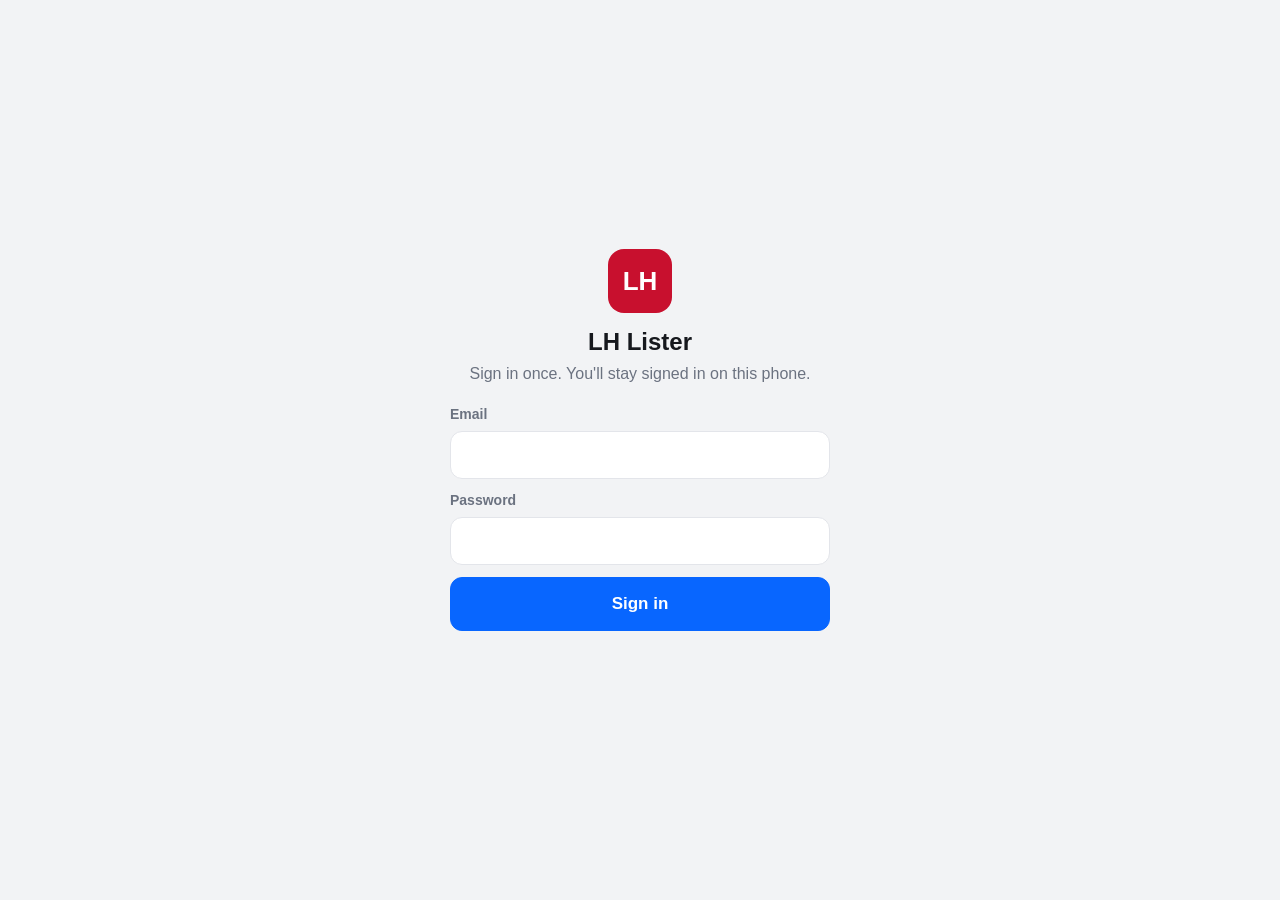
<file: docs/index.html>
<!doctype html>
<html lang="en">
<head>
  <meta charset="utf-8">
  <meta name="viewport" content="width=device-width, initial-scale=1, minimum-scale=1, maximum-scale=1, user-scalable=no, viewport-fit=cover">
  <title>LH Lister</title>
  <meta name="theme-color" content="#c8102e">
  <meta name="apple-mobile-web-app-capable" content="yes">
  <meta name="mobile-web-app-capable" content="yes">
  <meta name="apple-mobile-web-app-status-bar-style" content="black-translucent">
  <meta name="apple-mobile-web-app-title" content="LH Lister">
  <link rel="apple-touch-icon" href="icons/icon-180.png">
  <link rel="icon" href="icons/icon-192.png">
  <link rel="manifest" href="manifest.webmanifest">
  <link rel="stylesheet" href="phone.css">
</head>
<body>
  <!-- Sign in -->
  <section id="login" class="screen" hidden>
    <!-- A real login form, so iPhone offers to save the password in Passwords/iCloud Keychain. -->
    <form class="login-card" id="loginForm" method="post" action="#" autocomplete="on">
      <div class="mark">LH</div>
      <h1>LH Lister</h1>
      <p class="muted">Sign in once. You'll stay signed in on this phone.</p>
      <p id="homeScreenTip" class="tip" hidden>Tip: add this to your Home Screen first (Share → <b>Add to Home Screen</b>), then open it from there and sign in. iPhone keeps the Home Screen app separate from Safari, so signing in here won't carry over.</p>
      <div id="setupFields" hidden>
        <label>Supabase project URL<input id="cfgUrl" type="url" placeholder="https://xxxx.supabase.co" autocapitalize="off"></label>
        <label>Publishable key<input id="cfgKey" type="text" placeholder="sb_publishable_..." autocapitalize="off"></label>
      </div>
      <label>Email<input id="email" name="email" type="email" autocomplete="username" autocapitalize="off" autocorrect="off" spellcheck="false" required></label>
      <label>Password<input id="password" name="password" type="password" autocomplete="current-password" required></label>
      <button id="signInBtn" type="submit" class="primary big">Sign in</button>
      <p id="loginMsg" class="msg"></p>
    </form>
  </section>

  <!-- Main -->
  <section id="main" class="screen" hidden>
    <header class="bar">
      <div>
        <h1>Inventory</h1>
        <p id="pcStatus" class="pc"><span class="dot"></span><span class="txt">Checking your PC…</span></p>
      </div>
      <div class="bar-actions">
        <button id="addCarBtn" class="icon" aria-label="Add a car by link">＋</button>
        <button id="refreshBtn" class="icon" aria-label="Refresh">⟳</button>
        <button id="menuBtn" class="icon" aria-label="More">⋯</button>
      </div>
    </header>
    <div id="statusBar" class="statusbar" hidden></div>
    <div class="stats" id="stats"></div>
    <div class="switch-row">
      <label class="switch"><input type="checkbox" id="swAutoPost"><span class="slider"></span><span><b>Auto post</b><small>Publish right after a car is imported</small></span></label>
      <label class="switch"><input type="checkbox" id="swAutoRenew"><span class="slider"></span><span><b>Auto renew</b><small>Renew ready listings once a day</small></span></label>
    </div>
    <p id="switchNote" class="muted small switch-note" hidden></p>
    <div class="filters">
      <div class="chips" id="chips">
        <button data-f="all" class="chip active">All</button>
        <button data-f="notposted" class="chip">Not posted</button>
        <button data-f="Active" class="chip">Active</button>
        <button data-f="Pending" class="chip">Pending</button>
        <button data-f="Sold" class="chip">Sold</button>
      </div>
      <div class="search-row">
        <input id="search" type="search" placeholder="Search year, make, model">
        <select id="sort" aria-label="Sort"></select>
      </div>
    </div>
    <div id="grid" class="grid"></div>
    <p id="empty" class="muted center" hidden>No cars yet. Import one on the PC, or tap ＋ to add one by link.</p>
    <div id="activity" class="activity"></div>
  </section>

  <!-- Car details (bottom sheet) -->
  <div id="sheet" class="sheet" hidden>
    <div class="sheet-card" role="dialog" aria-modal="true" aria-labelledby="dTitle">
      <div class="grab"></div>
      <button id="closeSheet" class="icon close" aria-label="Close">✕</button>
      <div id="dPhotos" class="photos"></div>
      <div class="photo-actions">
        <label class="btn secondary"><input id="addPhotos" type="file" accept="image/*" multiple hidden>Add photos</label>
        <button id="editPhotosBtn" class="secondary">Edit photos</button>
      </div>
      <div id="photoEditor" class="photo-editor" hidden>
        <p class="muted small">Tap a photo to show or hide it. ◀ moves it earlier, ★ makes it the first photo. Facebook uses the first 20 shown.</p>
        <div id="peGrid" class="pe-grid"></div>
        <div class="pe-actions"><button id="peCancel" class="link">Cancel</button><button id="peSave" class="primary">Save order</button></div>
      </div>
      <div class="photo-msg-row">
        <span id="photoMsg" class="muted small"></span>
      </div>
      <h2 id="dTitle"></h2>
      <p id="dMeta" class="muted"></p>
      <div class="price-row">
        <span id="dPrice" class="price"></span>
        <button id="dPriceBtn" class="link">Change price</button>
      </div>
      <div id="dPriceEdit" class="price-edit" hidden>
        <span>$</span><input id="dPriceInput" type="number" inputmode="numeric" min="0">
        <button id="dPriceSave" class="primary">Save</button>
        <button id="dPriceCancel" class="link">Cancel</button>
      </div>
      <div id="dFixes" class="d-groups d-fixes" hidden></div>
      <div id="dGroups" class="d-groups" hidden></div>
      <div id="dActions" class="actions"></div>
      <div id="dRequests" class="requests"></div>
      <div id="dDetails" class="details" hidden>
        <h3>Listing details</h3>
        <div id="dGrid" class="dgrid"></div>
        <label class="check-row"><input type="checkbox" data-f="cleanTitle"> This vehicle has a clean title</label>
        <button id="dDetailsSave" class="secondary">Save details</button>
      </div>
      <div id="dNotesBox">
        <label class="field">Things to mention in the description
          <textarea id="dNotes" rows="2" placeholder="e.g. new timing belt done, no smoke, no pets"></textarea>
        </label>
        <label class="field">CARFAX link (optional, if it's not on the dealer page)
          <input id="dCarfax" type="url" inputmode="url" autocomplete="off" placeholder="Paste from CARFAX or your work app">
        </label>
        <button id="dNotesGo" class="secondary">Save and rewrite description</button>
      </div>
      <div id="dDescBox">
        <h3>Description</h3>
        <textarea id="dDesc" rows="7"></textarea>
        <button id="dDescSave" class="secondary">Save description</button>
        <button id="dDescFb" class="secondary" hidden>Save and update on Facebook</button>
      </div>
    </div>
  </div>

  <!-- Add a car: link + your own photos -->
  <div id="addSheet" class="sheet" hidden>
    <div class="sheet-card small-card" role="dialog" aria-modal="true" aria-labelledby="addTitle">
      <div class="grab"></div>
      <button id="closeAdd" class="icon close" aria-label="Close">✕</button>
      <h2 id="addTitle">Add a car</h2>
      <label class="field" id="addUrlField">Link from lynnwoodhonda.com
        <input id="addUrl" type="url" inputmode="url" autocomplete="off" placeholder="https://www.lynnwoodhonda.com/viewdetails/...">
      </label>
      <button id="addManualToggle" type="button" class="link small">Not on the website yet? Add it with the VIN</button>
      <div id="addManual" hidden>
        <label class="field">VIN
          <input id="mVin" autocomplete="off" autocapitalize="characters" maxlength="20" placeholder="17 characters" style="text-transform:uppercase">
        </label>
        <p id="mVinMsg" class="muted small"></p>
        <div class="mgrid">
          <label class="field">Year<input id="mYear" inputmode="numeric"></label>
          <label class="field">Make<input id="mMake"></label>
          <label class="field">Model<input id="mModel"></label>
          <label class="field">Trim<input id="mTrim"></label>
          <label class="field">Miles<input id="mMiles" inputmode="numeric"></label>
          <label class="field">Price<input id="mPrice" inputmode="numeric"></label>
        </div>
      </div>
      <label class="field">CARFAX link (optional)
        <input id="addCarfax" type="url" inputmode="url" autocomplete="off" placeholder="Paste from CARFAX or your work app">
      </label>
      <label class="field">Things to mention (optional)
        <textarea id="addNotes" rows="2" placeholder="e.g. new timing belt done, no smoke, no pets"></textarea>
      </label>
      <label class="btn secondary big"><input id="addCarPhotos" type="file" accept="image/*" multiple hidden><span id="addPhotosLbl">Add your photos (optional)</span></label>
      <div id="addThumbs" class="add-thumbs"></div>
      <label class="check-row" id="onlyMineRow" hidden><input id="onlyMine" type="checkbox" checked> Use only my photos (skip the dealer's)</label>
      <p class="muted small">If the dealer site only has the generic catalog picture, it's replaced by your photos automatically.</p>
      <p id="addMsg" class="muted small"></p>
      <button id="addGo" class="primary big">Import</button>
    </div>
  </div>

  <!-- Pick groups for a post -->
  <div id="groupSheet" class="sheet" hidden>
    <div class="sheet-card small-card" role="dialog" aria-modal="true" aria-labelledby="gTitle">
      <div class="grab"></div>
      <button id="closeGroups" class="icon close" aria-label="Close">✕</button>
      <h2 id="gTitle">List in groups</h2>
      <p class="muted small">Up to 20 per post. 3 to 5 local car buy/sell groups is safer than many.</p>
      <input id="gFilter" type="search" placeholder="Filter groups">
      <div id="gList" class="g-list"></div>
      <label class="check-row"><input id="gSave" type="checkbox"> Make these my default groups</label>
      <p id="gMsg" class="muted small"></p>
      <button id="gGo" class="primary big">Post</button>
    </div>
  </div>

  <!-- Menu -->
  <div id="menu" class="sheet" hidden>
    <div class="sheet-card small-card">
      <div class="grab"></div>
      <p id="whoAmI" class="muted"></p>
      <button id="syncFbBtn" class="secondary big">Ask PC to sync with Facebook</button>
      <button id="renewBtn" class="secondary big">Ask PC to renew listings</button>
      <button id="groupsAllBtn" class="secondary big">List all active posts in groups</button>
      <button id="installHelpBtn" class="secondary big">How to add to Home Screen</button>
      <button id="signOutBtn" class="link big">Sign out</button>
      <p id="installHelp" class="muted small" hidden>In Safari, tap the Share button (square with an arrow), then <b>Add to Home Screen</b>. It opens like an app after that.</p>
    </div>
  </div>

  <div id="toast" class="toast" hidden></div>

  <script src="config.js"></script>
  <script src="shared.js"></script>
  <script src="cloud.js"></script>
  <script src="phone.js"></script>
</body>
</html>
</file>
<file: docs/phone.css>
:root {
  --bg: #f2f3f5; --card: #fff; --text: #16181d; --muted: #6b7280; --line: #e3e5ea;
  --accent: #c8102e; --fb: #0866ff; --ok: #1a7f37; --warn: #b45309; --radius: 14px;
  --safe-top: env(safe-area-inset-top, 0px); --safe-bottom: env(safe-area-inset-bottom, 0px);
}
@media (prefers-color-scheme: dark) {
  :root { --bg: #0f1114; --card: #1b1e24; --text: #eceef2; --muted: #9aa1ad; --line: #2c3038; }
}
* { box-sizing: border-box; -webkit-tap-highlight-color: transparent; }
/* Fixed size like a native app: no pinch or double tap zoom, no text resizing on rotate. */
html { -webkit-text-size-adjust: 100%; text-size-adjust: 100%; touch-action: pan-x pan-y; }
body { touch-action: pan-x pan-y; overscroll-behavior: none; }
button, .btn, .card, .chip, a, label { touch-action: manipulation; }
/* iPhone zooms into any text box under 16px when tapped; keep every field at 16px or more. */
input, textarea, select { font-size: max(16px, 1em) !important; }
html, body { margin: 0; background: var(--bg); color: var(--text); font: 16px/1.4 -apple-system, BlinkMacSystemFont, "SF Pro Text", "Segoe UI", sans-serif; }
body.noscroll { overflow: hidden; }
h1, h2, h3 { margin: 0; }
.muted { color: var(--muted); }
.small { font-size: 13px; }
.center { text-align: center; padding: 30px 16px; }
[hidden] { display: none !important; }

button, .btn { font: inherit; border-radius: 12px; padding: 11px 16px; border: 1px solid var(--line); background: var(--card); color: var(--text); cursor: pointer; display: inline-flex; align-items: center; justify-content: center; gap: 6px; }
button:disabled { opacity: .5; }
.primary { background: var(--fb); border-color: var(--fb); color: #fff; font-weight: 600; }
.secondary { background: var(--card); }
.danger { color: var(--accent); background: transparent; border-color: transparent; }
.link { border: 0; background: none; color: var(--fb); padding: 6px 4px; }
.big { width: 100%; padding: 14px; font-size: 17px; }
.icon { width: 40px; height: 40px; padding: 0; border-radius: 50%; font-size: 20px; }
input, textarea { font: inherit; font-size: 16px; color: var(--text); background: var(--card); border: 1px solid var(--line); border-radius: 12px; padding: 12px; width: 100%; }
label { display: flex; flex-direction: column; gap: 6px; font-size: 14px; font-weight: 600; color: var(--muted); margin-bottom: 12px; }

/* sign in */
#login { min-height: 100vh; display: grid; place-items: center; padding: calc(24px + var(--safe-top)) 20px 24px; }
.login-card { width: 100%; max-width: 380px; text-align: center; }
.login-card label { text-align: left; }
.mark { width: 64px; height: 64px; border-radius: 16px; background: var(--accent); color: #fff; font-weight: 800; font-size: 26px; display: grid; place-items: center; margin: 0 auto 12px; }
.login-card h1 { margin-bottom: 4px; }
.login-card p { margin: 0 0 20px; }
.msg { margin-top: 12px !important; color: var(--muted); }
.tip { text-align: left; font-size: 14px; background: color-mix(in srgb, var(--fb) 10%, var(--card)); border-radius: 12px; padding: 10px 12px; margin: 0 0 16px !important; }

/* main */
.bar { position: sticky; top: 0; z-index: 5; display: flex; justify-content: space-between; align-items: center; padding: calc(10px + var(--safe-top)) 16px 10px; background: color-mix(in srgb, var(--bg) 88%, transparent); backdrop-filter: blur(12px); -webkit-backdrop-filter: blur(12px); }
.bar h1 { font-size: 28px; }
.bar-actions { display: flex; gap: 6px; }
.pc { margin: 2px 0 0; font-size: 13px; color: var(--muted); display: flex; align-items: center; gap: 6px; }
.pc .dot { width: 8px; height: 8px; border-radius: 50%; background: #9ca3af; }
.pc.on .dot { background: var(--ok); }
.spin { animation: spin 1s linear infinite; }
@keyframes spin { to { transform: rotate(360deg); } }
.stats { display: grid; grid-template-columns: repeat(4, 1fr); gap: 8px; padding: 4px 16px 10px; }
.stat { background: var(--card); border-radius: 12px; padding: 10px; text-align: center; }
.stat b { display: block; font-size: 22px; }
.stat span { font-size: 11px; color: var(--muted); }
.filters { padding: 0 16px 10px; display: flex; flex-direction: column; gap: 8px; }
.chips { display: flex; gap: 6px; overflow-x: auto; scrollbar-width: none; }
.chips::-webkit-scrollbar { display: none; }
.chip { flex: none; border-radius: 999px; padding: 7px 14px; font-size: 14px; font-weight: 600; }
.chip.active { background: var(--text); color: var(--card); border-color: var(--text); }
.grid { display: grid; grid-template-columns: repeat(auto-fill, minmax(160px, 1fr)); gap: 10px; padding: 0 16px; }
.card { display: flex; flex-direction: column; align-items: stretch; padding: 0; overflow: hidden; text-align: left; border: 0; border-radius: var(--radius); box-shadow: 0 1px 2px rgba(0,0,0,.06); }
.card .img { position: relative; aspect-ratio: 4 / 3; background: var(--line); }
.card img { width: 100%; height: 100%; object-fit: cover; display: block; }
.badge { position: absolute; top: 6px; left: 6px; padding: 2px 8px; border-radius: 999px; font-size: 11px; font-weight: 700; color: #fff; background: #6b7280; }
.st-active { background: var(--ok); } .st-pending { background: var(--warn); } .st-sold { background: #374151; } .st-notposted { background: var(--fb); }
.busy { position: absolute; bottom: 6px; left: 6px; right: 6px; padding: 3px 6px; border-radius: 8px; font-size: 11px; font-weight: 700; background: rgba(0,0,0,.65); color: #fff; text-align: center; }
.card .info { padding: 8px 10px 10px; display: flex; flex-direction: column; gap: 2px; }
.card .t { font-size: 14px; line-height: 1.25; }
.card .p { font-size: 17px; font-weight: 800; }
.card .m { font-size: 12px; }
.activity { padding: 18px 16px calc(24px + var(--safe-bottom)); }
.activity h3 { font-size: 15px; margin-bottom: 8px; }
.req { background: var(--card); border-radius: 12px; padding: 10px 12px; margin-bottom: 6px; display: flex; flex-direction: column; gap: 2px; border-left: 4px solid #9ca3af; }
.req b { font-size: 14px; } .req span { font-size: 13px; color: var(--muted); }
.req.st-done { border-left-color: var(--ok); } .req.st-failed { border-left-color: var(--accent); } .req.st-running { border-left-color: var(--fb); }

/* bottom sheet */
.sheet { position: fixed; inset: 0; z-index: 20; background: rgba(0,0,0,.4); display: flex; align-items: flex-end; }
.sheet-card { position: relative; width: 100%; max-height: 92vh; overflow-y: auto; background: var(--bg); border-radius: 18px 18px 0 0; padding: 10px 16px calc(20px + var(--safe-bottom)); animation: up .2s ease-out; }
.small-card { display: flex; flex-direction: column; gap: 10px; }
@keyframes up { from { transform: translateY(40px); opacity: .5; } }
.grab { width: 40px; height: 5px; border-radius: 3px; background: var(--line); margin: 0 auto 10px; }
.close { position: absolute; top: 8px; right: 10px; font-size: 16px; }
.photos { display: flex; gap: 8px; overflow-x: auto; scroll-snap-type: x mandatory; margin: 8px -16px 8px; padding: 0 16px; }
.photos .ph-frame { flex: none; width: 82%; aspect-ratio: 4 / 3; border-radius: 12px; overflow: hidden; scroll-snap-align: center; background: var(--line); }
.photos .ph-frame img { width: 100%; height: 100%; object-fit: cover; display: block; }
.photo-actions { display: flex; align-items: center; gap: 10px; margin-bottom: 12px; }
#dTitle { font-size: 21px; line-height: 1.25; }
#dMeta { margin: 4px 0 8px; font-size: 14px; }
.price-row { display: flex; align-items: baseline; justify-content: space-between; }
.price { font-size: 28px; font-weight: 800; }
.price-edit { display: flex; align-items: center; gap: 8px; margin: 6px 0; }
.price-edit input { flex: 1; }
.actions { display: flex; flex-wrap: wrap; gap: 8px; margin: 12px 0; }
.actions .primary { flex: 1 1 100%; padding: 14px; }
.requests { margin-bottom: 12px; }
#dDescBox h3 { font-size: 15px; margin: 8px 0 6px; }
#dDescBox textarea { margin-bottom: 8px; }
.toast { position: fixed; left: 16px; right: 16px; bottom: calc(18px + var(--safe-bottom)); z-index: 30; background: #111827; color: #fff; padding: 12px 14px; border-radius: 12px; font-size: 15px; box-shadow: 0 8px 24px rgba(0,0,0,.25); }

/* photo editor */
.photo-msg-row { margin: -4px 0 10px; }
.photo-editor { background: var(--card); border-radius: 14px; padding: 10px; margin-bottom: 12px; }
.photo-editor p { margin: 0 0 8px; }
.pe-grid { display: grid; grid-template-columns: repeat(2, 1fr); gap: 10px; }
.pe { display: flex; flex-direction: column; border-radius: 12px; overflow: hidden; background: var(--bg); outline: 2px solid transparent; }
.pe.on { outline-color: var(--fb); }
.pe.over { outline-color: var(--warn); }
.pe-img { position: relative; aspect-ratio: 4 / 3; background: var(--line); }
.pe:not(.on) .pe-img img { opacity: .35; filter: grayscale(.7); }
.pe img { width: 100%; height: 100%; object-fit: cover; display: block; }
.pe-n { position: absolute; top: 6px; left: 6px; min-width: 22px; padding: 0 6px; border-radius: 999px; background: var(--fb); color: #fff; font-size: 12px; font-weight: 700; line-height: 22px; text-align: center; }
.pe:not(.on) .pe-n { background: #6b7280; }
.pe-btns { display: flex; }
.pe-btns button { flex: 1; height: 40px; padding: 0; border: 0; border-radius: 0; border-top: 1px solid var(--line); background: var(--card); color: var(--text); font-size: 15px; }
.pe-btns button + button { border-left: 1px solid var(--line); }
.pe-btns .pe-del { color: var(--accent); }
.pe-actions { display: flex; justify-content: flex-end; gap: 8px; margin-top: 10px; }
.actions .wide { flex: 1 1 100%; }

/* live status */
.statusbar { margin: 0 16px 10px; background: var(--card); border-radius: 14px; padding: 4px 12px; box-shadow: 0 1px 2px rgba(0,0,0,.06); }
.srow { display: flex; gap: 10px; align-items: flex-start; padding: 8px 0; }
.srow + .srow { border-top: 1px solid var(--line); }
.sicon { width: 20px; flex: none; text-align: center; font-weight: 800; padding-top: 1px; }
.srow.st-done .sicon { color: var(--ok); }
.srow.st-failed .sicon { color: var(--accent); }
.stext { display: flex; flex-direction: column; font-size: 14px; min-width: 0; }
.stext b { font-size: 14px; }
.stext span { color: var(--muted); font-size: 13px; }
.spinner { display: inline-block; width: 14px; height: 14px; border: 2px solid var(--line); border-top-color: var(--fb); border-radius: 50%; animation: spin .8s linear infinite; }
/* switches */
.switch-row { display: grid; grid-template-columns: 1fr 1fr; gap: 8px; padding: 0 16px 10px; }
.switch { display: flex; align-items: center; gap: 10px; margin: 0; padding: 10px 12px; background: var(--card); border-radius: 12px; color: var(--text); font-weight: 400; flex-direction: row; position: relative; }
.switch input { position: absolute; opacity: 0; pointer-events: none; }
.switch .slider { flex: none; width: 44px; height: 26px; border-radius: 999px; background: var(--line); position: relative; transition: background .15s; }
.switch .slider::after { content: ""; position: absolute; top: 3px; left: 3px; width: 20px; height: 20px; border-radius: 50%; background: #fff; box-shadow: 0 1px 2px rgba(0,0,0,.3); transition: transform .15s; }
.switch input:checked + .slider { background: var(--ok); }
.switch input:checked + .slider::after { transform: translateX(18px); }
.switch b { display: block; font-size: 14px; }
.switch small { display: block; font-size: 11px; color: var(--muted); line-height: 1.25; }
.switch-note { margin: -4px 16px 10px; }
.card .busy[hidden] { display: none; }

/* frames clip the zoomed photo so the dealer banner stays hidden */
.card .img, .pe-img { overflow: hidden; }

.srow .sacts { margin-left: auto; display: flex; gap: 6px; flex-shrink: 0; align-self: center; }
.srow .sbtn { font: inherit; font-size: 14px; padding: 6px 12px; border-radius: 999px; border: 1px solid var(--line); background: transparent; color: var(--text); }
.srow .sbtn:disabled { opacity: .5; }

.field { display: flex; flex-direction: column; gap: 6px; font-size: 15px; margin: 8px 0 12px; }
.field input { width: 100%; }
.add-thumbs { display: grid; grid-template-columns: repeat(4, 1fr); gap: 6px; margin: 10px 0; }
.add-thumb { position: relative; aspect-ratio: 1; border-radius: 10px; overflow: hidden; background: var(--line); }
.add-thumb img { width: 100%; height: 100%; object-fit: cover; display: block; }
.add-thumb button { position: absolute; top: 4px; right: 4px; padding: 2px 7px; font-size: 13px; border-radius: 999px; background: rgba(0,0,0,.6); color: #fff; border: 0; }
.check-row { display: flex; gap: 8px; align-items: center; font-size: 15px; margin: 6px 0; }
#addSheet .big { width: 100%; margin-top: 6px; }
#addSheet .check-row { flex-direction: row; justify-content: flex-start; text-align: left; color: var(--text); }
#addSheet .check-row input { width: 22px; height: 22px; flex: none; margin: 0; }
#addSheet .field { color: var(--text); }

.details { margin: 14px 0; }
.dgrid { display: grid; grid-template-columns: 1fr 1fr; gap: 10px; margin: 8px 0 10px; }
.dfield { display: flex; flex-direction: column; gap: 4px; font-size: 13px; color: var(--muted); min-width: 0; }
.dfield.wide { grid-column: 1 / -1; }
.dfield input, .dfield select { width: 100%; font-size: 16px; padding: 10px; border-radius: 10px; border: 1px solid var(--line); background: var(--card); color: var(--text); }
.details .check-row { color: var(--text); flex-direction: row; justify-content: flex-start; text-align: left; }
.details .check-row input { width: 22px; height: 22px; flex: none; margin: 0; }
.posted-banner { position: fixed; left: 12px; right: 12px; top: calc(env(safe-area-inset-top, 0px) + 10px); z-index: 60; display: flex; gap: 12px; align-items: center; background: var(--card); color: var(--text); border: 1px solid var(--line); border-left: 5px solid #42b72a; border-radius: 14px; padding: 14px 16px; box-shadow: 0 10px 30px rgba(0,0,0,.25); }
.posted-banner .pb-ck { width: 34px; height: 34px; border-radius: 50%; background: #42b72a; color: #fff; display: flex; align-items: center; justify-content: center; font-size: 19px; font-style: normal; flex: none; }
.posted-banner .pb-text { margin: 0; display: flex; flex-direction: column; gap: 2px; font-size: 15px; min-width: 0; }
.posted-banner .pb-sub { font-style: normal; color: var(--muted); position: static; }

.search-row { display: flex; gap: 8px; margin-top: 10px; }
.search-row input { flex: 1; min-width: 0; margin: 0; }
.search-row select { flex: none; max-width: 46%; font-size: 16px; padding: 10px; border-radius: 12px; border: 1px solid var(--line); background: var(--card); color: var(--text); }

.g-list { max-height: 46vh; overflow: auto; margin: 8px 0; border: 1px solid var(--line); border-radius: 12px; padding: 2px 10px; }
.g-row { flex-direction: row !important; justify-content: flex-start; text-align: left; color: var(--text); padding: 10px 0; border-bottom: 1px solid var(--line); margin: 0; }
.g-row:last-child { border-bottom: 0; }
.g-row input { width: 22px; height: 22px; flex: none; margin: 0; }
#groupSheet .big { width: 100%; }
#gFilter { width: 100%; }
#groupSheet .check-row:not(.g-row) { flex-direction: row; justify-content: flex-start; text-align: left; color: var(--text); margin: 6px 0; }
#groupSheet .check-row:not(.g-row) input { width: 22px; height: 22px; flex: none; margin: 0; }

#dNotesBox { margin: 14px 0; }
#dNotes, #addNotes { width: 100%; font-size: 16px; padding: 10px; border-radius: 12px; border: 1px solid var(--line); background: var(--card); color: var(--text); font-family: inherit; }
#addSheet .field textarea { margin-top: 2px; }

.d-groups { margin: 10px 0; padding: 12px 14px; border: 1px solid var(--line); border-radius: 12px; font-size: 15px; }
.d-groups ul { margin: 6px 0; padding-left: 18px; color: var(--muted); }
.d-groups .link { padding: 4px 0; }

.d-fixes { border-color: color-mix(in srgb, #f5a623 50%, transparent); background: color-mix(in srgb, #f5a623 10%, transparent); }
.fix-row { display: flex; flex-wrap: wrap; gap: 8px; margin-top: 8px; }
.fix-row button { font-size: 14px; padding: 8px 12px; }

/* Add a car without a website link */
.mgrid { display: grid; grid-template-columns: 1fr 1fr; gap: 0 10px; }
.mgrid .field { margin: 4px 0 8px; }
#addManualToggle { margin: -4px 0 8px; padding: 0; text-align: left; }
</file>
